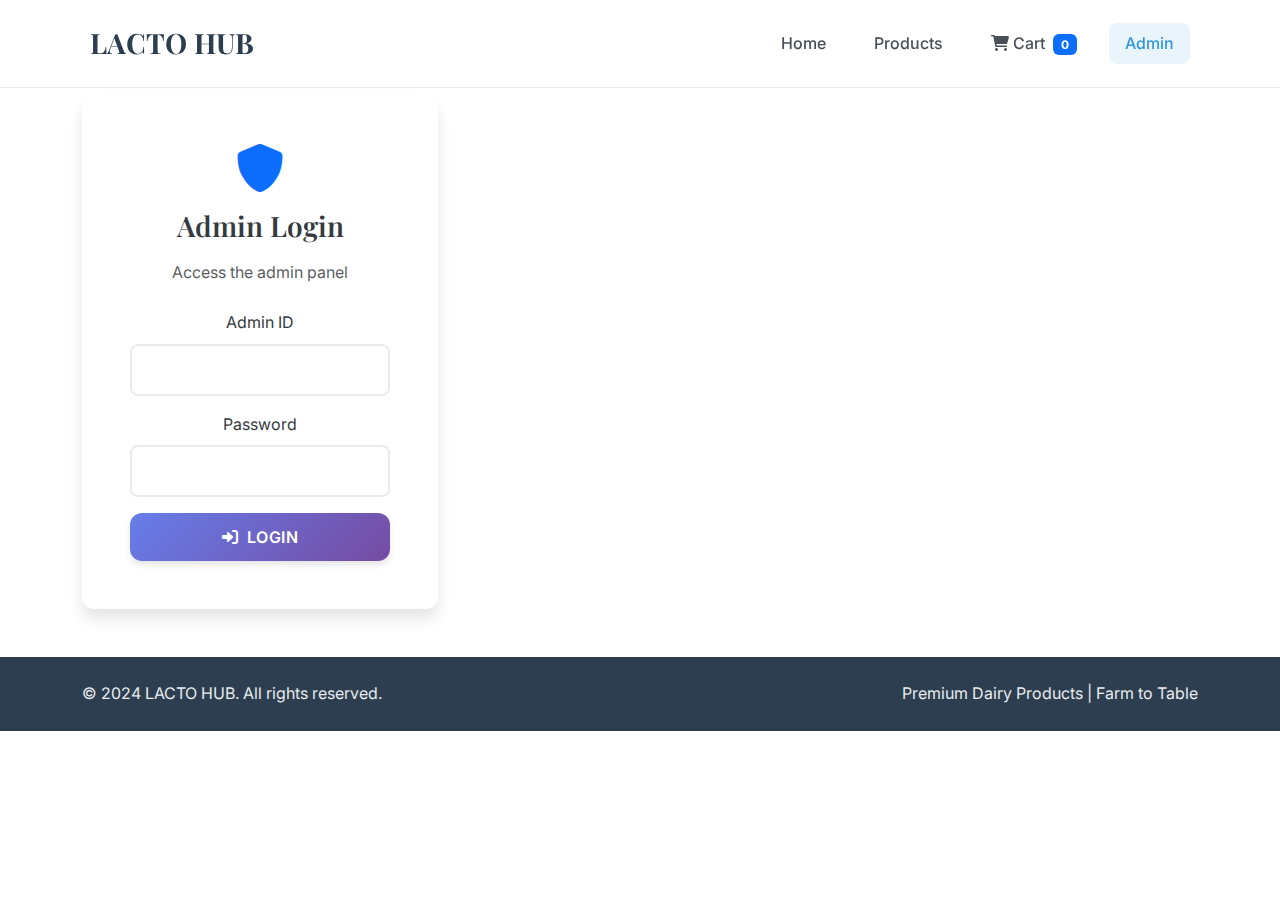
<file: admin.html>
<!DOCTYPE html>
<html lang="en">

<head>
    <meta charset="UTF-8">
    <meta name="viewport" content="width=device-width, initial-scale=1.0">
    <link rel="icon" href="https://public-frontend-cos.metadl.com/mgx/img/favicon.png" type="image/png">
    <title>Admin Panel - LACTO HUB</title>
    
    <!-- Bootstrap CSS -->
    <link href="https://cdn.jsdelivr.net/npm/bootstrap@5.3.0/dist/css/bootstrap.min.css" rel="stylesheet">
    <!-- Font Awesome -->
    <link rel="stylesheet" href="https://cdnjs.cloudflare.com/ajax/libs/font-awesome/6.0.0/css/all.min.css">
    <!-- Google Fonts -->
    <link href="https://fonts.googleapis.com/css2?family=Playfair+Display:wght@400;500;600;700&family=Inter:wght@300;400;500;600&display=swap" rel="stylesheet">
    
    <link rel="stylesheet" href="./style.css">
</head>

<body>
    <!-- Navigation -->
    <nav class="navbar navbar-expand-lg navbar-light fixed-top luxury-nav">
        <div class="container">
            <a class="navbar-brand luxury-brand" href="index.html">
                <i class="fas fa-cow me-2"></i>LACTO HUB
            </a>
            <button class="navbar-toggler" type="button" data-bs-toggle="collapse" data-bs-target="#navbarNav">
                <span class="navbar-toggler-icon"></span>
            </button>
            <div class="collapse navbar-collapse" id="navbarNav">
                <ul class="navbar-nav ms-auto">
                    <li class="nav-item">
                        <a class="nav-link" href="index.html">Home</a>
                    </li>
                    <li class="nav-item">
                        <a class="nav-link" href="products.html">Products</a>
                    </li>
                    <li class="nav-item">
                        <a class="nav-link" href="cart.html">
                            <i class="fas fa-shopping-cart"></i> Cart 
                            <span class="badge bg-primary ms-1" id="cartCount">0</span>
                        </a>
                    </li>
                    <li class="nav-item">
                        <a class="nav-link active" href="admin.html">Admin</a>
                    </li>
                </ul>
            </div>
        </div>
    </nav>

    <!-- Admin Section -->
    <section class="admin-section py-5 mt-5">
        <div class="container">
            <!-- Login Form -->
            <div id="loginForm" class="row justify-content-center">
                <div class="col-md-6 col-lg-4">
                    <div class="admin-login-card">
                        <div class="text-center mb-4">
                            <i class="fas fa-shield-alt fa-3x text-primary mb-3"></i>
                            <h3>Admin Login</h3>
                            <p class="text-muted">Access the admin panel</p>
                        </div>
                        
                        <form id="adminLoginForm">
                            <div class="mb-3">
                                <label for="adminId" class="form-label">Admin ID</label>
                                <input type="text" class="form-control" id="adminId" required>
                            </div>
                            <div class="mb-3">
                                <label for="adminPassword" class="form-label">Password</label>
                                <input type="password" class="form-control" id="adminPassword" required>
                            </div>
                            <button type="submit" class="btn btn-luxury w-100">
                                <i class="fas fa-sign-in-alt me-2"></i>Login
                            </button>
                        </form>
                        
                        <div id="loginError" class="alert alert-danger mt-3" style="display: none;">
                            Invalid credentials. Please try again.
                        </div>
                    </div>
                </div>
            </div>

            <!-- Admin Dashboard -->
            <div id="adminDashboard" style="display: none;">
                <div class="row">
                    <div class="col-12">
                        <div class="d-flex justify-content-between align-items-center mb-4">
                            <h1 class="section-title">Admin Dashboard</h1>
                            <button class="btn btn-outline-danger" id="logoutBtn">
                                <i class="fas fa-sign-out-alt me-2"></i>Logout
                            </button>
                        </div>
                    </div>
                </div>

                <!-- Dashboard Stats -->
                <div class="row g-4 mb-5">
                    <div class="col-md-3">
                        <div class="stat-card">
                            <div class="stat-icon">
                                <i class="fas fa-shopping-bag"></i>
                            </div>
                            <div class="stat-info">
                                <h3 id="totalOrders">0</h3>
                                <p>Total Orders</p>
                            </div>
                        </div>
                    </div>
                    <div class="col-md-3">
                        <div class="stat-card">
                            <div class="stat-icon">
                                <i class="fas fa-clock"></i>
                            </div>
                            <div class="stat-info">
                                <h3 id="pendingOrders">0</h3>
                                <p>Pending Orders</p>
                            </div>
                        </div>
                    </div>
                    <div class="col-md-3">
                        <div class="stat-card">
                            <div class="stat-icon">
                                <i class="fas fa-rupee-sign"></i>
                            </div>
                            <div class="stat-info">
                                <h3 id="totalRevenue">₹0</h3>
                                <p>Total Revenue</p>
                            </div>
                        </div>
                    </div>
                    <div class="col-md-3">
                        <div class="stat-card">
                            <div class="stat-icon">
                                <i class="fas fa-calendar-day"></i>
                            </div>
                            <div class="stat-info">
                                <h3 id="todayOrders">0</h3>
                                <p>Today's Orders</p>
                            </div>
                        </div>
                    </div>
                </div>

                <!-- Orders Table -->
                <div class="row">
                    <div class="col-12">
                        <div class="orders-table-card">
                            <div class="d-flex justify-content-between align-items-center mb-3">
                                <h4>Recent Orders</h4>
                                <div class="d-flex gap-2">
                                    <button class="btn btn-outline-primary btn-sm" id="refreshOrders">
                                        <i class="fas fa-refresh me-1"></i>Refresh
                                    </button>
                                    <button class="btn btn-outline-success btn-sm" id="exportOrders">
                                        <i class="fas fa-download me-1"></i>Export
                                    </button>
                                </div>
                            </div>
                            
                            <div class="table-responsive">
                                <table class="table table-hover">
                                    <thead>
                                        <tr>
                                            <th>Order ID</th>
                                            <th>Customer</th>
                                            <th>Phone</th>
                                            <th>Address</th>
                                            <th>Items</th>
                                            <th>Total</th>
                                            <th>Payment</th>
                                            <th>Delivery Time</th>
                                            <th>Status</th>
                                            <th>Date</th>
                                            <th>Actions</th>
                                        </tr>
                                    </thead>
                                    <tbody id="ordersTableBody">
                                        <!-- Orders will be loaded here -->
                                    </tbody>
                                </table>
                            </div>
                            
                            <div id="noOrders" class="text-center py-5" style="display: none;">
                                <i class="fas fa-inbox fa-3x text-muted mb-3"></i>
                                <h5>No orders found</h5>
                                <p class="text-muted">Orders will appear here when customers place them.</p>
                            </div>
                        </div>
                    </div>
                </div>
            </div>
        </div>
    </section>

    <!-- Order Details Modal -->
    <div class="modal fade" id="orderDetailsModal" tabindex="-1">
        <div class="modal-dialog modal-lg">
            <div class="modal-content">
                <div class="modal-header">
                    <h5 class="modal-title">Order Details</h5>
                    <button type="button" class="btn-close" data-bs-dismiss="modal"></button>
                </div>
                <div class="modal-body" id="orderDetailsBody">
                    <!-- Order details will be loaded here -->
                </div>
                <div class="modal-footer">
                    <button type="button" class="btn btn-secondary" data-bs-dismiss="modal">Close</button>
                    <button type="button" class="btn btn-success" id="markDeliveredBtn">Mark as Delivered</button>
                </div>
            </div>
        </div>
    </div>

    <!-- Footer -->
    <footer class="luxury-footer py-4">
        <div class="container">
            <div class="row align-items-center">
                <div class="col-md-6">
                    <p class="mb-0">&copy; 2024 LACTO HUB. All rights reserved.</p>
                </div>
                <div class="col-md-6 text-end">
                    <p class="mb-0">Premium Dairy Products | Farm to Table</p>
                </div>
            </div>
        </div>
    </div>

    <!-- Bootstrap JS -->
    <script src="https://cdn.jsdelivr.net/npm/bootstrap@5.3.0/dist/js/bootstrap.bundle.min.js"></script>
    <script src="./admin.js"></script>
    <script src="./script.js"></script>
</body>

</html>
</file>
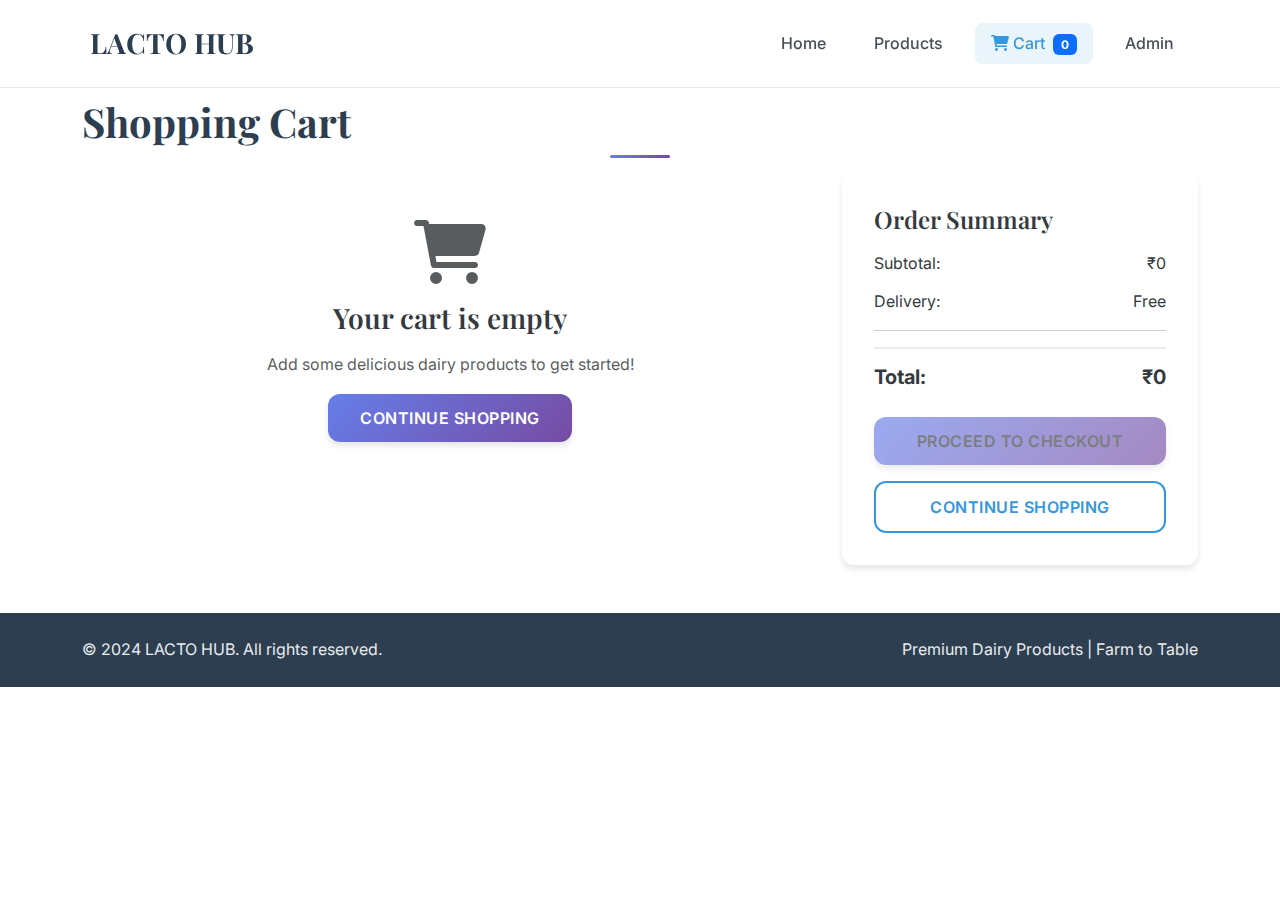
<file: cart.html>
<!DOCTYPE html>
<html lang="en">

<head>
    <meta charset="UTF-8">
    <meta name="viewport" content="width=device-width, initial-scale=1.0">
    <link rel="icon" href="https://public-frontend-cos.metadl.com/mgx/img/favicon.png" type="image/png">
    <title>Shopping Cart - LACTO HUB</title>
    
    <!-- Bootstrap CSS -->
    <link href="https://cdn.jsdelivr.net/npm/bootstrap@5.3.0/dist/css/bootstrap.min.css" rel="stylesheet">
    <!-- Font Awesome -->
    <link rel="stylesheet" href="https://cdnjs.cloudflare.com/ajax/libs/font-awesome/6.0.0/css/all.min.css">
    <!-- Google Fonts -->
    <link href="https://fonts.googleapis.com/css2?family=Playfair+Display:wght@400;500;600;700&family=Inter:wght@300;400;500;600&display=swap" rel="stylesheet">
    
    <link rel="stylesheet" href="./style.css">
</head>

<body>
    <!-- Navigation -->
    <nav class="navbar navbar-expand-lg navbar-light fixed-top luxury-nav">
        <div class="container">
            <a class="navbar-brand luxury-brand" href="index.html">
                <i class="fas fa-cow me-2"></i>LACTO HUB
            </a>
            <button class="navbar-toggler" type="button" data-bs-toggle="collapse" data-bs-target="#navbarNav">
                <span class="navbar-toggler-icon"></span>
            </button>
            <div class="collapse navbar-collapse" id="navbarNav">
                <ul class="navbar-nav ms-auto">
                    <li class="nav-item">
                        <a class="nav-link" href="index.html">Home</a>
                    </li>
                    <li class="nav-item">
                        <a class="nav-link" href="products.html">Products</a>
                    </li>
                    <li class="nav-item">
                        <a class="nav-link active" href="cart.html">
                            <i class="fas fa-shopping-cart"></i> Cart 
                            <span class="badge bg-primary ms-1" id="cartCount">0</span>
                        </a>
                    </li>
                    <li class="nav-item">
                        <a class="nav-link" href="admin.html">Admin</a>
                    </li>
                </ul>
            </div>
        </div>
    </nav>

    <!-- Cart Section -->
    <section class="cart-section py-5 mt-5">
        <div class="container">
            <div class="row">
                <div class="col-12">
                    <h1 class="section-title mb-4">Shopping Cart</h1>
                </div>
            </div>

            <div class="row">
                <div class="col-lg-8">
                    <!-- Cart Items -->
                    <div id="cartItems">
                        <!-- Cart items will be dynamically loaded here -->
                    </div>
                    
                    <!-- Empty Cart Message -->
                    <div id="emptyCart" class="text-center py-5" style="display: none;">
                        <i class="fas fa-shopping-cart fa-4x text-muted mb-3"></i>
                        <h3>Your cart is empty</h3>
                        <p class="text-muted">Add some delicious dairy products to get started!</p>
                        <a href="products.html" class="btn btn-luxury">Continue Shopping</a>
                    </div>
                </div>

                <div class="col-lg-4">
                    <!-- Cart Summary -->
                    <div class="cart-summary">
                        <h4>Order Summary</h4>
                        <div class="summary-row">
                            <span>Subtotal:</span>
                            <span id="subtotal">₹0</span>
                        </div>
                        <div class="summary-row">
                            <span>Delivery:</span>
                            <span>Free</span>
                        </div>
                        <hr>
                        <div class="summary-row total">
                            <span><strong>Total:</strong></span>
                            <span><strong id="total">₹0</strong></span>
                        </div>
                        
                        <div class="mt-4">
                            <a href="checkout.html" class="btn btn-luxury w-100 mb-3" id="checkoutBtn">
                                Proceed to Checkout
                            </a>
                            <a href="products.html" class="btn btn-outline-luxury w-100">
                                Continue Shopping
                            </a>
                        </div>
                    </div>
                </div>
            </div>
        </div>
    </section>

    <!-- Footer -->
    <footer class="luxury-footer py-4">
        <div class="container">
            <div class="row align-items-center">
                <div class="col-md-6">
                    <p class="mb-0">&copy; 2024 LACTO HUB. All rights reserved.</p>
                </div>
                <div class="col-md-6 text-end">
                    <p class="mb-0">Premium Dairy Products | Farm to Table</p>
                </div>
            </div>
        </div>
    </footer>

    <!-- Bootstrap JS -->
    <script src="https://cdn.jsdelivr.net/npm/bootstrap@5.3.0/dist/js/bootstrap.bundle.min.js"></script>
    <script src="./cart.js"></script>
    <script src="./script.js"></script>
</body>

</html>
</file>
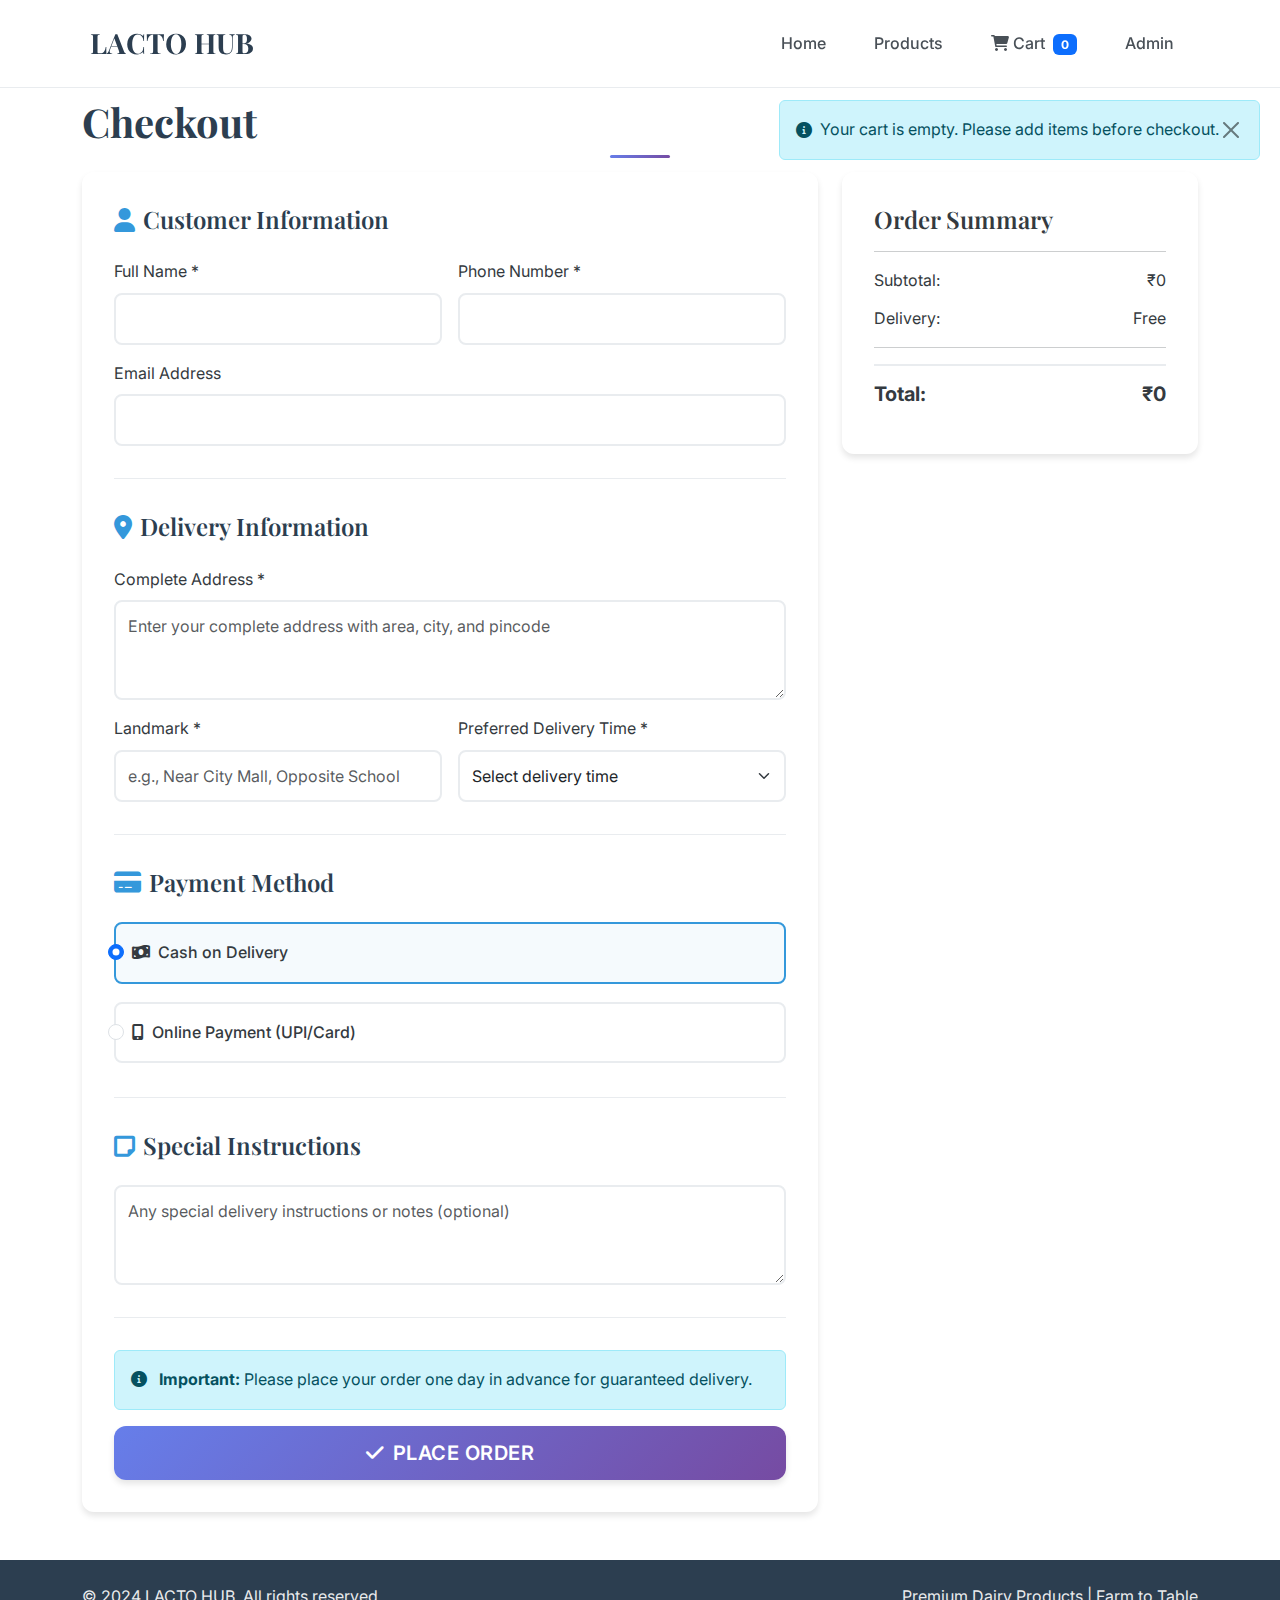
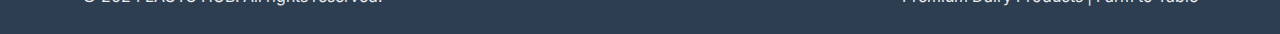
<file: checkout.html>
<!DOCTYPE html>
<html lang="en">

<head>
    <meta charset="UTF-8">
    <meta name="viewport" content="width=device-width, initial-scale=1.0">
    <link rel="icon" href="https://public-frontend-cos.metadl.com/mgx/img/favicon.png" type="image/png">
    <title>Checkout - LACTO HUB</title>
    
    <!-- Bootstrap CSS -->
    <link href="https://cdn.jsdelivr.net/npm/bootstrap@5.3.0/dist/css/bootstrap.min.css" rel="stylesheet">
    <!-- Font Awesome -->
    <link rel="stylesheet" href="https://cdnjs.cloudflare.com/ajax/libs/font-awesome/6.0.0/css/all.min.css">
    <!-- Google Fonts -->
    <link href="https://fonts.googleapis.com/css2?family=Playfair+Display:wght@400;500;600;700&family=Inter:wght@300;400;500;600&display=swap" rel="stylesheet">
    
    <link rel="stylesheet" href="./style.css">
</head>

<body>
    <!-- Navigation -->
    <nav class="navbar navbar-expand-lg navbar-light fixed-top luxury-nav">
        <div class="container">
            <a class="navbar-brand luxury-brand" href="index.html">
                <i class="fas fa-cow me-2"></i>LACTO HUB
            </a>
            <button class="navbar-toggler" type="button" data-bs-toggle="collapse" data-bs-target="#navbarNav">
                <span class="navbar-toggler-icon"></span>
            </button>
            <div class="collapse navbar-collapse" id="navbarNav">
                <ul class="navbar-nav ms-auto">
                    <li class="nav-item">
                        <a class="nav-link" href="index.html">Home</a>
                    </li>
                    <li class="nav-item">
                        <a class="nav-link" href="products.html">Products</a>
                    </li>
                    <li class="nav-item">
                        <a class="nav-link" href="cart.html">
                            <i class="fas fa-shopping-cart"></i> Cart 
                            <span class="badge bg-primary ms-1" id="cartCount">0</span>
                        </a>
                    </li>
                    <li class="nav-item">
                        <a class="nav-link" href="admin.html">Admin</a>
                    </li>
                </ul>
            </div>
        </div>
    </nav>

    <!-- Checkout Section -->
    <section class="checkout-section py-5 mt-5">
        <div class="container">
            <div class="row">
                <div class="col-12">
                    <h1 class="section-title mb-4">Checkout</h1>
                </div>
            </div>

            <div class="row">
                <div class="col-lg-8">
                    <!-- Order Form -->
                    <div class="checkout-form">
                        <form id="orderForm">
                            <div class="form-section">
                                <h4><i class="fas fa-user me-2"></i>Customer Information</h4>
                                <div class="row g-3">
                                    <div class="col-md-6">
                                        <label for="customerName" class="form-label">Full Name *</label>
                                        <input type="text" class="form-control" id="customerName" required>
                                    </div>
                                    <div class="col-md-6">
                                        <label for="customerPhone" class="form-label">Phone Number *</label>
                                        <input type="tel" class="form-control" id="customerPhone" required>
                                    </div>
                                    <div class="col-12">
                                        <label for="customerEmail" class="form-label">Email Address</label>
                                        <input type="email" class="form-control" id="customerEmail">
                                    </div>
                                </div>
                            </div>

                            <div class="form-section">
                                <h4><i class="fas fa-map-marker-alt me-2"></i>Delivery Information</h4>
                                <div class="row g-3">
                                    <div class="col-12">
                                        <label for="deliveryAddress" class="form-label">Complete Address *</label>
                                        <textarea class="form-control" id="deliveryAddress" rows="3" required 
                                                  placeholder="Enter your complete address with area, city, and pincode"></textarea>
                                    </div>
                                    <div class="col-md-6">
                                        <label for="landmark" class="form-label">Landmark *</label>
                                        <input type="text" class="form-control" id="landmark" required 
                                               placeholder="e.g., Near City Mall, Opposite School">
                                    </div>
                                    <div class="col-md-6">
                                        <label for="deliveryTime" class="form-label">Preferred Delivery Time *</label>
                                        <select class="form-select" id="deliveryTime" required>
                                            <option value="">Select delivery time</option>
                                            <option value="morning">Morning (7:00 AM - 9:00 AM)</option>
                                            <option value="evening">Evening (7:00 PM - 9:00 PM)</option>
                                        </select>
                                    </div>
                                </div>
                            </div>

                            <div class="form-section">
                                <h4><i class="fas fa-credit-card me-2"></i>Payment Method</h4>
                                <div class="payment-options">
                                    <div class="form-check">
                                        <input class="form-check-input" type="radio" name="paymentMethod" 
                                               id="cashOnDelivery" value="cod" checked>
                                        <label class="form-check-label" for="cashOnDelivery">
                                            <i class="fas fa-money-bill-wave me-2"></i>Cash on Delivery
                                        </label>
                                    </div>
                                    <div class="form-check">
                                        <input class="form-check-input" type="radio" name="paymentMethod" 
                                               id="onlinePayment" value="online">
                                        <label class="form-check-label" for="onlinePayment">
                                            <i class="fas fa-mobile-alt me-2"></i>Online Payment (UPI/Card)
                                        </label>
                                    </div>
                                </div>
                            </div>

                            <div class="form-section">
                                <h4><i class="fas fa-sticky-note me-2"></i>Special Instructions</h4>
                                <textarea class="form-control" id="specialInstructions" rows="3" 
                                          placeholder="Any special delivery instructions or notes (optional)"></textarea>
                            </div>

                            <div class="alert alert-info">
                                <i class="fas fa-info-circle me-2"></i>
                                <strong>Important:</strong> Please place your order one day in advance for guaranteed delivery.
                            </div>

                            <button type="submit" class="btn btn-luxury btn-lg w-100">
                                <i class="fas fa-check me-2"></i>Place Order
                            </button>
                        </form>
                    </div>
                </div>

                <div class="col-lg-4">
                    <!-- Order Summary -->
                    <div class="order-summary">
                        <h4>Order Summary</h4>
                        <div id="orderItems">
                            <!-- Order items will be loaded here -->
                        </div>
                        
                        <hr>
                        
                        <div class="summary-row">
                            <span>Subtotal:</span>
                            <span id="orderSubtotal">₹0</span>
                        </div>
                        <div class="summary-row">
                            <span>Delivery:</span>
                            <span>Free</span>
                        </div>
                        <hr>
                        <div class="summary-row total">
                            <span><strong>Total:</strong></span>
                            <span><strong id="orderTotal">₹0</strong></span>
                        </div>
                    </div>
                </div>
            </div>
        </div>
    </section>

    <!-- Order Success Modal -->
    <div class="modal fade" id="orderSuccessModal" tabindex="-1">
        <div class="modal-dialog modal-dialog-centered">
            <div class="modal-content">
                <div class="modal-body text-center p-5">
                    <i class="fas fa-check-circle fa-4x text-success mb-3"></i>
                    <h3>Order Placed Successfully!</h3>
                    <p>Thank you for your order. We'll deliver your fresh dairy products at your preferred time.</p>
                    <p><strong>Order ID:</strong> <span id="orderIdDisplay"></span></p>
                    <div class="mt-4">
                        <a href="index.html" class="btn btn-luxury me-2">Continue Shopping</a>
                        <button type="button" class="btn btn-outline-luxury" data-bs-dismiss="modal">Close</button>
                    </div>
                </div>
            </div>
        </div>
    </div>

    <!-- Footer -->
    <footer class="luxury-footer py-4">
        <div class="container">
            <div class="row align-items-center">
                <div class="col-md-6">
                    <p class="mb-0">&copy; 2024 LACTO HUB. All rights reserved.</p>
                </div>
                <div class="col-md-6 text-end">
                    <p class="mb-0">Premium Dairy Products | Farm to Table</p>
                </div>
            </div>
        </div>
    </footer>

    <!-- Bootstrap JS -->
    <script src="https://cdn.jsdelivr.net/npm/bootstrap@5.3.0/dist/js/bootstrap.bundle.min.js"></script>
    <script src="./cart.js"></script>
    <script src="./script.js"></script>
</body>

</html>
</file>
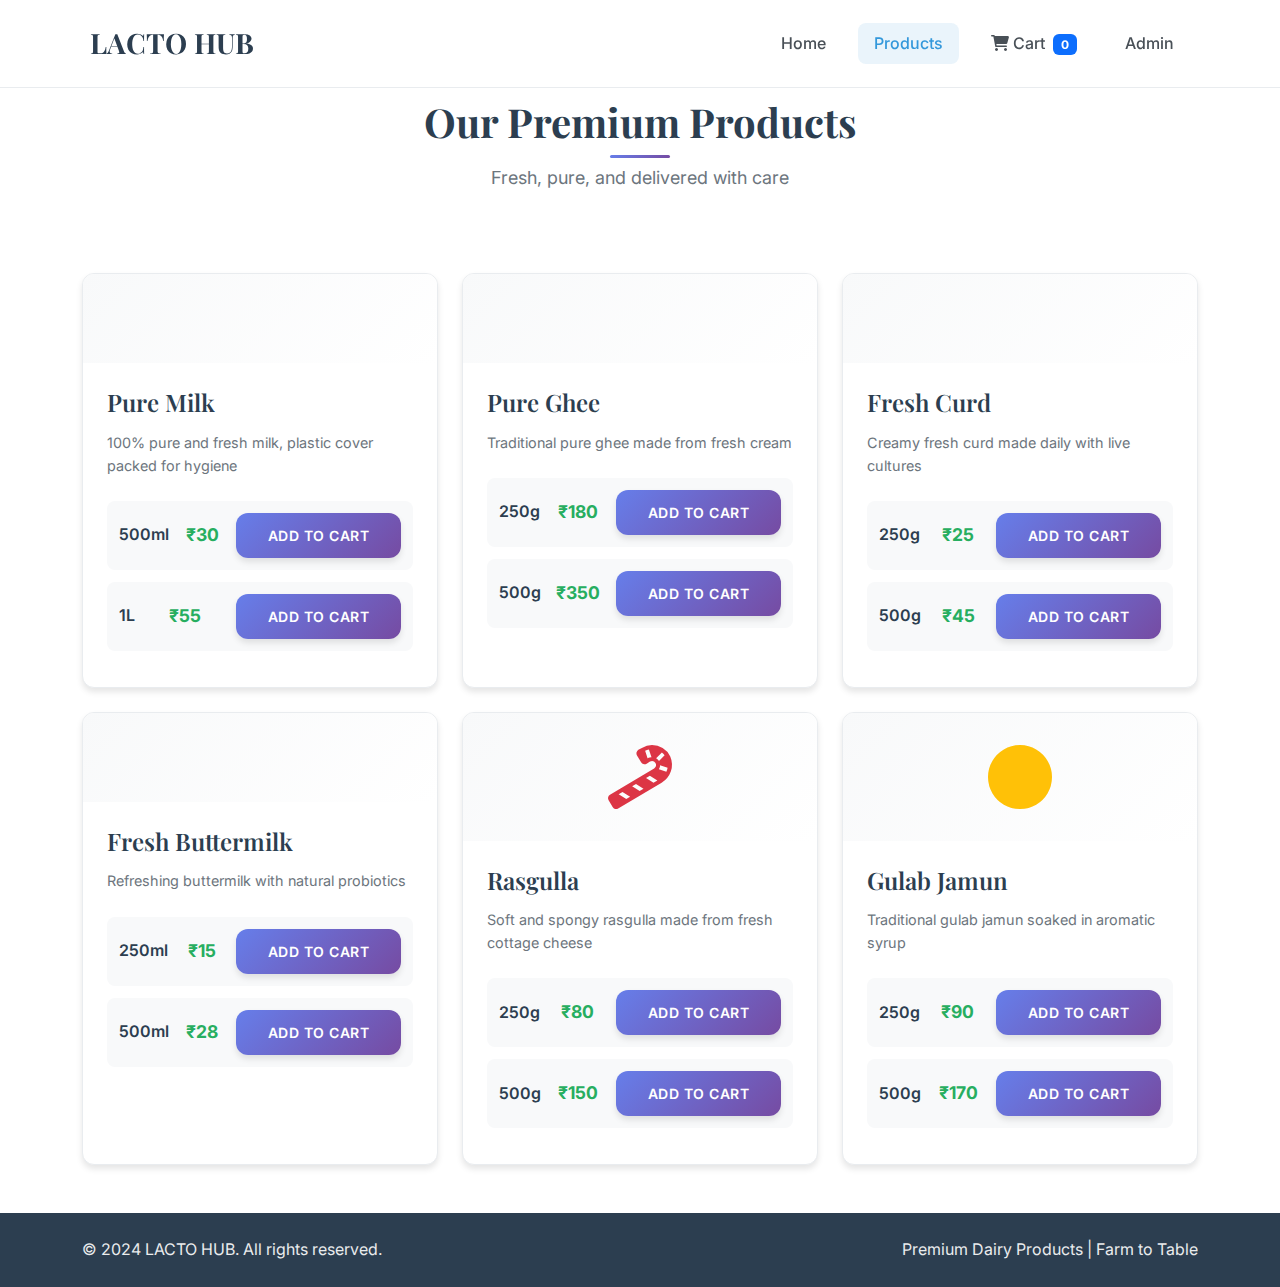
<file: products.html>
<!DOCTYPE html>
<html lang="en">

<head>
    <meta charset="UTF-8">
    <meta name="viewport" content="width=device-width, initial-scale=1.0">
    <link rel="icon" href="https://public-frontend-cos.metadl.com/mgx/img/favicon.png" type="image/png">
    <title>Products - LACTO HUB</title>
    
    <!-- Bootstrap CSS -->
    <link href="https://cdn.jsdelivr.net/npm/bootstrap@5.3.0/dist/css/bootstrap.min.css" rel="stylesheet">
    <!-- Font Awesome -->
    <link rel="stylesheet" href="https://cdnjs.cloudflare.com/ajax/libs/font-awesome/6.0.0/css/all.min.css">
    <!-- Google Fonts -->
    <link href="https://fonts.googleapis.com/css2?family=Playfair+Display:wght@400;500;600;700&family=Inter:wght@300;400;500;600&display=swap" rel="stylesheet">
    
    <link rel="stylesheet" href="./style.css">
</head>

<body>
    <!-- Navigation -->
    <nav class="navbar navbar-expand-lg navbar-light fixed-top luxury-nav">
        <div class="container">
            <a class="navbar-brand luxury-brand" href="index.html">
                <i class="fas fa-cow me-2"></i>LACTO HUB
            </a>
            <button class="navbar-toggler" type="button" data-bs-toggle="collapse" data-bs-target="#navbarNav">
                <span class="navbar-toggler-icon"></span>
            </button>
            <div class="collapse navbar-collapse" id="navbarNav">
                <ul class="navbar-nav ms-auto">
                    <li class="nav-item">
                        <a class="nav-link" href="index.html">Home</a>
                    </li>
                    <li class="nav-item">
                        <a class="nav-link active" href="products.html">Products</a>
                    </li>
                    <li class="nav-item">
                        <a class="nav-link" href="cart.html">
                            <i class="fas fa-shopping-cart"></i> Cart 
                            <span class="badge bg-primary ms-1" id="cartCount">0</span>
                        </a>
                    </li>
                    <li class="nav-item">
                        <a class="nav-link" href="admin.html">Admin</a>
                    </li>
                </ul>
            </div>
        </div>
    </nav>

    <!-- Products Section -->
    <section class="products-section py-5 mt-5">
        <div class="container">
            <div class="row text-center mb-5">
                <div class="col-12">
                    <h1 class="section-title">Our Premium Products</h1>
                    <p class="section-subtitle">Fresh, pure, and delivered with care</p>
                </div>
            </div>

            <!-- Product Categories -->
            <div class="row g-4" id="productsContainer">
                <!-- Milk Products -->
                <div class="col-lg-4 col-md-6">
                    <div class="product-card">
                        <div class="product-image">
                            <i class="fas fa-milk-bottle fa-4x text-primary"></i>
                        </div>
                        <div class="product-info">
                            <h4>Pure Milk</h4>
                            <p class="product-description">100% pure and fresh milk, plastic cover packed for hygiene</p>
                            <div class="product-variants">
                                <div class="variant">
                                    <span class="variant-size">500ml</span>
                                    <span class="variant-price">₹30</span>
                                    <button class="btn btn-luxury btn-sm add-to-cart" 
                                            data-id="milk-500" 
                                            data-name="Pure Milk 500ml" 
                                            data-price="30">
                                        Add to Cart
                                    </button>
                                </div>
                                <div class="variant">
                                    <span class="variant-size">1L</span>
                                    <span class="variant-price">₹55</span>
                                    <button class="btn btn-luxury btn-sm add-to-cart" 
                                            data-id="milk-1l" 
                                            data-name="Pure Milk 1L" 
                                            data-price="55">
                                        Add to Cart
                                    </button>
                                </div>
                            </div>
                        </div>
                    </div>
                </div>

                <!-- Pure Ghee -->
                <div class="col-lg-4 col-md-6">
                    <div class="product-card">
                        <div class="product-image">
                            <i class="fas fa-jar fa-4x text-warning"></i>
                        </div>
                        <div class="product-info">
                            <h4>Pure Ghee</h4>
                            <p class="product-description">Traditional pure ghee made from fresh cream</p>
                            <div class="product-variants">
                                <div class="variant">
                                    <span class="variant-size">250g</span>
                                    <span class="variant-price">₹180</span>
                                    <button class="btn btn-luxury btn-sm add-to-cart" 
                                            data-id="ghee-250" 
                                            data-name="Pure Ghee 250g" 
                                            data-price="180">
                                        Add to Cart
                                    </button>
                                </div>
                                <div class="variant">
                                    <span class="variant-size">500g</span>
                                    <span class="variant-price">₹350</span>
                                    <button class="btn btn-luxury btn-sm add-to-cart" 
                                            data-id="ghee-500" 
                                            data-name="Pure Ghee 500g" 
                                            data-price="350">
                                        Add to Cart
                                    </button>
                                </div>
                            </div>
                        </div>
                    </div>
                </div>

                <!-- Fresh Curd -->
                <div class="col-lg-4 col-md-6">
                    <div class="product-card">
                        <div class="product-image">
                            <i class="fas fa-bowl-food fa-4x text-success"></i>
                        </div>
                        <div class="product-info">
                            <h4>Fresh Curd</h4>
                            <p class="product-description">Creamy fresh curd made daily with live cultures</p>
                            <div class="product-variants">
                                <div class="variant">
                                    <span class="variant-size">250g</span>
                                    <span class="variant-price">₹25</span>
                                    <button class="btn btn-luxury btn-sm add-to-cart" 
                                            data-id="curd-250" 
                                            data-name="Fresh Curd 250g" 
                                            data-price="25">
                                        Add to Cart
                                    </button>
                                </div>
                                <div class="variant">
                                    <span class="variant-size">500g</span>
                                    <span class="variant-price">₹45</span>
                                    <button class="btn btn-luxury btn-sm add-to-cart" 
                                            data-id="curd-500" 
                                            data-name="Fresh Curd 500g" 
                                            data-price="45">
                                        Add to Cart
                                    </button>
                                </div>
                            </div>
                        </div>
                    </div>
                </div>

                <!-- Buttermilk -->
                <div class="col-lg-4 col-md-6">
                    <div class="product-card">
                        <div class="product-image">
                            <i class="fas fa-glass-water fa-4x text-info"></i>
                        </div>
                        <div class="product-info">
                            <h4>Fresh Buttermilk</h4>
                            <p class="product-description">Refreshing buttermilk with natural probiotics</p>
                            <div class="product-variants">
                                <div class="variant">
                                    <span class="variant-size">250ml</span>
                                    <span class="variant-price">₹15</span>
                                    <button class="btn btn-luxury btn-sm add-to-cart" 
                                            data-id="buttermilk-250" 
                                            data-name="Fresh Buttermilk 250ml" 
                                            data-price="15">
                                        Add to Cart
                                    </button>
                                </div>
                                <div class="variant">
                                    <span class="variant-size">500ml</span>
                                    <span class="variant-price">₹28</span>
                                    <button class="btn btn-luxury btn-sm add-to-cart" 
                                            data-id="buttermilk-500" 
                                            data-name="Fresh Buttermilk 500ml" 
                                            data-price="28">
                                        Add to Cart
                                    </button>
                                </div>
                            </div>
                        </div>
                    </div>
                </div>

                <!-- Milk Sweets -->
                <div class="col-lg-4 col-md-6">
                    <div class="product-card">
                        <div class="product-image">
                            <i class="fas fa-candy-cane fa-4x text-danger"></i>
                        </div>
                        <div class="product-info">
                            <h4>Rasgulla</h4>
                            <p class="product-description">Soft and spongy rasgulla made from fresh cottage cheese</p>
                            <div class="product-variants">
                                <div class="variant">
                                    <span class="variant-size">250g</span>
                                    <span class="variant-price">₹80</span>
                                    <button class="btn btn-luxury btn-sm add-to-cart" 
                                            data-id="rasgulla-250" 
                                            data-name="Rasgulla 250g" 
                                            data-price="80">
                                        Add to Cart
                                    </button>
                                </div>
                                <div class="variant">
                                    <span class="variant-size">500g</span>
                                    <span class="variant-price">₹150</span>
                                    <button class="btn btn-luxury btn-sm add-to-cart" 
                                            data-id="rasgulla-500" 
                                            data-name="Rasgulla 500g" 
                                            data-price="150">
                                        Add to Cart
                                    </button>
                                </div>
                            </div>
                        </div>
                    </div>
                </div>

                <!-- Gulab Jamun -->
                <div class="col-lg-4 col-md-6">
                    <div class="product-card">
                        <div class="product-image">
                            <i class="fas fa-circle fa-4x text-warning"></i>
                        </div>
                        <div class="product-info">
                            <h4>Gulab Jamun</h4>
                            <p class="product-description">Traditional gulab jamun soaked in aromatic syrup</p>
                            <div class="product-variants">
                                <div class="variant">
                                    <span class="variant-size">250g</span>
                                    <span class="variant-price">₹90</span>
                                    <button class="btn btn-luxury btn-sm add-to-cart" 
                                            data-id="gulabjamun-250" 
                                            data-name="Gulab Jamun 250g" 
                                            data-price="90">
                                        Add to Cart
                                    </button>
                                </div>
                                <div class="variant">
                                    <span class="variant-size">500g</span>
                                    <span class="variant-price">₹170</span>
                                    <button class="btn btn-luxury btn-sm add-to-cart" 
                                            data-id="gulabjamun-500" 
                                            data-name="Gulab Jamun 500g" 
                                            data-price="170">
                                        Add to Cart
                                    </button>
                                </div>
                            </div>
                        </div>
                    </div>
                </div>
            </div>
        </div>
    </section>

    <!-- Footer -->
    <footer class="luxury-footer py-4">
        <div class="container">
            <div class="row align-items-center">
                <div class="col-md-6">
                    <p class="mb-0">&copy; 2024 LACTO HUB. All rights reserved.</p>
                </div>
                <div class="col-md-6 text-end">
                    <p class="mb-0">Premium Dairy Products | Farm to Table</p>
                </div>
            </div>
        </div>
    </footer>

    <!-- Bootstrap JS -->
    <script src="https://cdn.jsdelivr.net/npm/bootstrap@5.3.0/dist/js/bootstrap.bundle.min.js"></script>
    <script src="./cart.js"></script>
    <script src="./script.js"></script>
</body>

</html>
</file>
<file: style.css>
/* LACTO HUB - Premium Dairy Website Styles */

/* CSS Variables for Luxury Theme */
:root {
    --primary-color: #2c3e50;
    --secondary-color: #3498db;
    --accent-color: #e74c3c;
    --gold-color: #f39c12;
    --success-color: #27ae60;
    --warning-color: #f1c40f;
    --danger-color: #e74c3c;
    --light-color: #ecf0f1;
    --dark-color: #2c3e50;
    --white-color: #ffffff;
    --gray-100: #f8f9fa;
    --gray-200: #e9ecef;
    --gray-300: #dee2e6;
    --gray-400: #ced4da;
    --gray-500: #adb5bd;
    --gray-600: #6c757d;
    --gray-700: #495057;
    --gray-800: #343a40;
    --gray-900: #212529;
    
    /* Luxury Gradients */
    --luxury-gradient: linear-gradient(135deg, #667eea 0%, #764ba2 100%);
    --gold-gradient: linear-gradient(135deg, #f093fb 0%, #f5576c 100%);
    --premium-gradient: linear-gradient(135deg, #4facfe 0%, #00f2fe 100%);
    
    /* Typography */
    --font-primary: 'Playfair Display', serif;
    --font-secondary: 'Inter', sans-serif;
    
    /* Shadows */
    --shadow-sm: 0 2px 4px rgba(0,0,0,0.1);
    --shadow-md: 0 4px 6px rgba(0,0,0,0.1);
    --shadow-lg: 0 10px 15px rgba(0,0,0,0.1);
    --shadow-xl: 0 20px 25px rgba(0,0,0,0.1);
    
    /* Border Radius */
    --border-radius-sm: 0.375rem;
    --border-radius-md: 0.5rem;
    --border-radius-lg: 0.75rem;
    --border-radius-xl: 1rem;
}

/* Base Styles */
* {
    margin: 0;
    padding: 0;
    box-sizing: border-box;
}

body {
    font-family: var(--font-secondary);
    line-height: 1.6;
    color: var(--gray-800);
    background-color: var(--white-color);
    overflow-x: hidden;
}

/* Typography */
h1, h2, h3, h4, h5, h6 {
    font-family: var(--font-primary);
    font-weight: 600;
    line-height: 1.3;
    margin-bottom: 1rem;
}

.section-title {
    font-size: 2.5rem;
    font-weight: 700;
    color: var(--primary-color);
    margin-bottom: 1rem;
    position: relative;
}

.section-title::after {
    content: '';
    position: absolute;
    bottom: -10px;
    left: 50%;
    transform: translateX(-50%);
    width: 60px;
    height: 3px;
    background: var(--luxury-gradient);
    border-radius: 2px;
}

.section-subtitle {
    font-size: 1.125rem;
    color: var(--gray-600);
    margin-bottom: 2rem;
}

/* Navigation */
.luxury-nav {
    background: rgba(255, 255, 255, 0.95);
    backdrop-filter: blur(10px);
    border-bottom: 1px solid var(--gray-200);
    transition: all 0.3s ease;
    padding: 1rem 0;
}

.luxury-brand {
    font-family: var(--font-primary);
    font-size: 1.75rem;
    font-weight: 700;
    color: var(--primary-color) !important;
    text-decoration: none;
    transition: all 0.3s ease;
}

.luxury-brand:hover {
    color: var(--secondary-color) !important;
    transform: scale(1.05);
}

.navbar-nav .nav-link {
    font-weight: 500;
    color: var(--gray-700) !important;
    margin: 0 0.5rem;
    padding: 0.5rem 1rem !important;
    border-radius: var(--border-radius-md);
    transition: all 0.3s ease;
    position: relative;
}

.navbar-nav .nav-link:hover,
.navbar-nav .nav-link.active {
    color: var(--secondary-color) !important;
    background-color: rgba(52, 152, 219, 0.1);
}

/* Buttons */
.btn-luxury {
    background: var(--luxury-gradient);
    border: none;
    color: var(--white-color);
    font-weight: 600;
    padding: 0.75rem 2rem;
    border-radius: var(--border-radius-lg);
    transition: all 0.3s ease;
    text-transform: uppercase;
    letter-spacing: 0.5px;
    box-shadow: var(--shadow-md);
}

.btn-luxury:hover {
    transform: translateY(-2px);
    box-shadow: var(--shadow-lg);
    color: var(--white-color);
}

.btn-outline-luxury {
    border: 2px solid var(--secondary-color);
    color: var(--secondary-color);
    background: transparent;
    font-weight: 600;
    padding: 0.75rem 2rem;
    border-radius: var(--border-radius-lg);
    transition: all 0.3s ease;
    text-transform: uppercase;
    letter-spacing: 0.5px;
}

.btn-outline-luxury:hover {
    background: var(--secondary-color);
    color: var(--white-color);
    transform: translateY(-2px);
    box-shadow: var(--shadow-md);
}

/* Hero Section */
.hero-section {
    background: linear-gradient(135deg, rgba(52, 152, 219, 0.1) 0%, rgba(155, 89, 182, 0.1) 100%);
    position: relative;
    overflow: hidden;
}

.hero-section::before {
    content: '';
    position: absolute;
    top: 0;
    left: 0;
    right: 0;
    bottom: 0;
    background: url('data:image/svg+xml,<svg xmlns="http://www.w3.org/2000/svg" viewBox="0 0 100 100"><defs><pattern id="grain" width="100" height="100" patternUnits="userSpaceOnUse"><circle cx="25" cy="25" r="1" fill="%23000" opacity="0.02"/><circle cx="75" cy="75" r="1" fill="%23000" opacity="0.02"/></pattern></defs><rect width="100" height="100" fill="url(%23grain)"/></svg>');
    pointer-events: none;
}

.hero-content {
    position: relative;
    z-index: 2;
    padding: 2rem 0;
}

.hero-title {
    font-size: 3.5rem;
    font-weight: 700;
    color: var(--primary-color);
    margin-bottom: 1.5rem;
    animation: fadeInUp 1s ease-out;
}

.hero-subtitle {
    font-size: 1.25rem;
    color: var(--gray-600);
    margin-bottom: 2rem;
    animation: fadeInUp 1s ease-out 0.2s both;
}

.hero-buttons {
    animation: fadeInUp 1s ease-out 0.4s both;
}

.hero-image {
    position: relative;
    text-align: center;
    animation: fadeInRight 1s ease-out 0.6s both;
}

.floating-card {
    background: var(--white-color);
    padding: 2rem;
    border-radius: var(--border-radius-xl);
    box-shadow: var(--shadow-xl);
    display: inline-block;
    animation: float 3s ease-in-out infinite;
}

/* Highlights Section */
.highlights-section {
    padding: 5rem 0;
    background: var(--white-color);
}

.highlight-card {
    text-align: center;
    padding: 2rem;
    border-radius: var(--border-radius-lg);
    background: var(--white-color);
    box-shadow: var(--shadow-md);
    transition: all 0.3s ease;
    height: 100%;
    border: 1px solid var(--gray-200);
}

.highlight-card:hover {
    transform: translateY(-10px);
    box-shadow: var(--shadow-xl);
    border-color: var(--secondary-color);
}

.highlight-icon {
    width: 80px;
    height: 80px;
    margin: 0 auto 1.5rem;
    background: var(--premium-gradient);
    border-radius: 50%;
    display: flex;
    align-items: center;
    justify-content: center;
    font-size: 2rem;
    color: var(--white-color);
}

.highlight-card h4 {
    color: var(--primary-color);
    margin-bottom: 1rem;
}

.highlight-card p {
    color: var(--gray-600);
    line-height: 1.6;
}

/* Delivery Section */
.delivery-section {
    padding: 5rem 0;
}

.delivery-times {
    margin: 2rem 0;
}

.delivery-time-card {
    display: flex;
    align-items: center;
    background: var(--white-color);
    padding: 1.5rem;
    border-radius: var(--border-radius-lg);
    box-shadow: var(--shadow-md);
    margin-bottom: 1rem;
    transition: all 0.3s ease;
}

.delivery-time-card:hover {
    transform: translateX(10px);
    box-shadow: var(--shadow-lg);
}

.delivery-time-card i {
    font-size: 2rem;
    margin-right: 1rem;
}

.delivery-time-card h5 {
    margin-bottom: 0.25rem;
    color: var(--primary-color);
}

.delivery-time-card p {
    margin: 0;
    color: var(--gray-600);
    font-weight: 600;
}

.delivery-illustration {
    text-align: center;
    animation: bounce 2s infinite;
}

/* Contact Section */
.contact-section {
    padding: 5rem 0;
    background: var(--gray-100);
}

.contact-card {
    text-align: center;
    padding: 2rem;
    background: var(--white-color);
    border-radius: var(--border-radius-lg);
    box-shadow: var(--shadow-md);
    transition: all 0.3s ease;
    height: 100%;
}

.contact-card:hover {
    transform: translateY(-5px);
    box-shadow: var(--shadow-lg);
}

.contact-card i {
    font-size: 2.5rem;
    color: var(--secondary-color);
    margin-bottom: 1rem;
}

.contact-card h5 {
    color: var(--primary-color);
    margin-bottom: 0.5rem;
}

.contact-card p {
    color: var(--gray-600);
    margin: 0;
}

/* Products Page */
.products-section {
    padding: 2rem 0 5rem;
}

.product-card {
    background: var(--white-color);
    border-radius: var(--border-radius-lg);
    box-shadow: var(--shadow-md);
    overflow: hidden;
    transition: all 0.3s ease;
    height: 100%;
    border: 1px solid var(--gray-200);
}

.product-card:hover {
    transform: translateY(-10px);
    box-shadow: var(--shadow-xl);
    border-color: var(--secondary-color);
}

.product-image {
    padding: 2rem;
    text-align: center;
    background: linear-gradient(135deg, var(--gray-100) 0%, var(--white-color) 100%);
}

.product-info {
    padding: 1.5rem;
}

.product-info h4 {
    color: var(--primary-color);
    margin-bottom: 0.75rem;
}

.product-description {
    color: var(--gray-600);
    margin-bottom: 1.5rem;
    font-size: 0.9rem;
}

.product-variants {
    space-y: 0.75rem;
}

.variant {
    display: flex;
    justify-content: space-between;
    align-items: center;
    padding: 0.75rem;
    background: var(--gray-100);
    border-radius: var(--border-radius-md);
    margin-bottom: 0.75rem;
}

.variant-size {
    font-weight: 600;
    color: var(--primary-color);
}

.variant-price {
    font-weight: 700;
    color: var(--success-color);
    font-size: 1.1rem;
}

/* Cart Styles */
.cart-section {
    padding: 2rem 0 5rem;
}

.cart-item {
    background: var(--white-color);
    border-radius: var(--border-radius-lg);
    box-shadow: var(--shadow-md);
    padding: 1.5rem;
    margin-bottom: 1rem;
    border: 1px solid var(--gray-200);
}

.cart-item-info h5 {
    color: var(--primary-color);
    margin-bottom: 0.5rem;
}

.cart-item-price {
    font-weight: 700;
    color: var(--success-color);
    font-size: 1.1rem;
}

.quantity-controls {
    display: flex;
    align-items: center;
    gap: 0.5rem;
}

.quantity-btn {
    width: 35px;
    height: 35px;
    border: 1px solid var(--gray-300);
    background: var(--white-color);
    border-radius: 50%;
    display: flex;
    align-items: center;
    justify-content: center;
    cursor: pointer;
    transition: all 0.3s ease;
}

.quantity-btn:hover {
    background: var(--secondary-color);
    color: var(--white-color);
    border-color: var(--secondary-color);
}

.quantity-display {
    font-weight: 600;
    min-width: 40px;
    text-align: center;
}

.cart-summary {
    background: var(--white-color);
    border-radius: var(--border-radius-lg);
    box-shadow: var(--shadow-md);
    padding: 2rem;
    position: sticky;
    top: 100px;
}

.summary-row {
    display: flex;
    justify-content: space-between;
    margin-bottom: 0.75rem;
}

.summary-row.total {
    font-size: 1.25rem;
    padding-top: 0.75rem;
    border-top: 2px solid var(--gray-200);
}

/* Checkout Styles */
.checkout-section {
    padding: 2rem 0 5rem;
}

.checkout-form,
.order-summary {
    background: var(--white-color);
    border-radius: var(--border-radius-lg);
    box-shadow: var(--shadow-md);
    padding: 2rem;
}

.form-section {
    margin-bottom: 2rem;
    padding-bottom: 2rem;
    border-bottom: 1px solid var(--gray-200);
}

.form-section:last-child {
    border-bottom: none;
    margin-bottom: 0;
}

.form-section h4 {
    color: var(--primary-color);
    margin-bottom: 1.5rem;
    display: flex;
    align-items: center;
}

.form-section h4 i {
    margin-right: 0.5rem;
    color: var(--secondary-color);
}

.form-control,
.form-select {
    border: 2px solid var(--gray-200);
    border-radius: var(--border-radius-md);
    padding: 0.75rem;
    transition: all 0.3s ease;
}

.form-control:focus,
.form-select:focus {
    border-color: var(--secondary-color);
    box-shadow: 0 0 0 0.2rem rgba(52, 152, 219, 0.25);
}

.payment-options {
    display: flex;
    flex-direction: column;
    gap: 1rem;
}

.form-check {
    padding: 1rem;
    border: 2px solid var(--gray-200);
    border-radius: var(--border-radius-md);
    transition: all 0.3s ease;
}

.form-check:has(.form-check-input:checked) {
    border-color: var(--secondary-color);
    background-color: rgba(52, 152, 219, 0.05);
}

.form-check-label {
    font-weight: 500;
    cursor: pointer;
}

/* Admin Styles */
.admin-section {
    padding: 2rem 0 5rem;
}

.admin-login-card {
    background: var(--white-color);
    border-radius: var(--border-radius-lg);
    box-shadow: var(--shadow-lg);
    padding: 3rem;
    text-align: center;
}

.stat-card {
    background: var(--white-color);
    border-radius: var(--border-radius-lg);
    box-shadow: var(--shadow-md);
    padding: 2rem;
    display: flex;
    align-items: center;
    transition: all 0.3s ease;
    border: 1px solid var(--gray-200);
}

.stat-card:hover {
    transform: translateY(-5px);
    box-shadow: var(--shadow-lg);
}

.stat-icon {
    width: 60px;
    height: 60px;
    background: var(--luxury-gradient);
    border-radius: 50%;
    display: flex;
    align-items: center;
    justify-content: center;
    margin-right: 1.5rem;
}

.stat-icon i {
    font-size: 1.5rem;
    color: var(--white-color);
}

.stat-info h3 {
    margin: 0;
    color: var(--primary-color);
    font-size: 2rem;
    font-weight: 700;
}

.stat-info p {
    margin: 0;
    color: var(--gray-600);
    font-size: 0.9rem;
}

.orders-table-card {
    background: var(--white-color);
    border-radius: var(--border-radius-lg);
    box-shadow: var(--shadow-md);
    padding: 2rem;
}

.table {
    margin-bottom: 0;
}

.table th {
    background-color: var(--gray-100);
    border: none;
    font-weight: 600;
    color: var(--primary-color);
    padding: 1rem 0.75rem;
}

.table td {
    border: none;
    padding: 1rem 0.75rem;
    vertical-align: middle;
}

.table tbody tr {
    border-bottom: 1px solid var(--gray-200);
    transition: all 0.3s ease;
}

.table tbody tr:hover {
    background-color: var(--gray-100);
}

.status-badge {
    padding: 0.25rem 0.75rem;
    border-radius: var(--border-radius-sm);
    font-size: 0.75rem;
    font-weight: 600;
    text-transform: uppercase;
}

.status-pending {
    background-color: var(--warning-color);
    color: var(--white-color);
}

.status-delivered {
    background-color: var(--success-color);
    color: var(--white-color);
}

.status-cancelled {
    background-color: var(--danger-color);
    color: var(--white-color);
}

/* Footer */
.luxury-footer {
    background: var(--primary-color);
    color: var(--white-color);
    margin-top: auto;
}

.luxury-footer p {
    margin: 0;
    opacity: 0.9;
}

/* Animations */
@keyframes fadeInUp {
    from {
        opacity: 0;
        transform: translateY(30px);
    }
    to {
        opacity: 1;
        transform: translateY(0);
    }
}

@keyframes fadeInRight {
    from {
        opacity: 0;
        transform: translateX(30px);
    }
    to {
        opacity: 1;
        transform: translateX(0);
    }
}

@keyframes float {
    0%, 100% {
        transform: translateY(0px);
    }
    50% {
        transform: translateY(-20px);
    }
}

@keyframes bounce {
    0%, 20%, 50%, 80%, 100% {
        transform: translateY(0);
    }
    40% {
        transform: translateY(-10px);
    }
    60% {
        transform: translateY(-5px);
    }
}

/* Responsive Design */
@media (max-width: 768px) {
    .hero-title {
        font-size: 2.5rem;
    }
    
    .section-title {
        font-size: 2rem;
    }
    
    .hero-buttons {
        text-align: center;
    }
    
    .hero-buttons .btn {
        display: block;
        width: 100%;
        margin-bottom: 1rem;
    }
    
    .delivery-time-card {
        text-align: center;
        flex-direction: column;
    }
    
    .delivery-time-card i {
        margin-right: 0;
        margin-bottom: 0.5rem;
    }
    
    .variant {
        flex-direction: column;
        text-align: center;
        gap: 0.5rem;
    }
    
    .cart-item {
        text-align: center;
    }
    
    .table-responsive {
        font-size: 0.875rem;
    }
}

@media (max-width: 576px) {
    .hero-title {
        font-size: 2rem;
    }
    
    .section-title {
        font-size: 1.75rem;
    }
    
    .highlight-card,
    .contact-card,
    .product-card {
        margin-bottom: 2rem;
    }
    
    .cart-summary {
        position: static;
        margin-top: 2rem;
    }
}

/* Utility Classes */
.text-luxury {
    background: var(--luxury-gradient);
    -webkit-background-clip: text;
    -webkit-text-fill-color: transparent;
    background-clip: text;
}

.bg-luxury {
    background: var(--luxury-gradient);
}

.border-luxury {
    border-color: var(--secondary-color) !important;
}

.shadow-luxury {
    box-shadow: var(--shadow-xl);
}

/* Loading States */
.loading {
    opacity: 0.6;
    pointer-events: none;
}

.spinner {
    display: inline-block;
    width: 20px;
    height: 20px;
    border: 3px solid rgba(255,255,255,.3);
    border-radius: 50%;
    border-top-color: #fff;
    animation: spin 1s ease-in-out infinite;
}

@keyframes spin {
    to { transform: rotate(360deg); }
}

/* Custom Scrollbar */
::-webkit-scrollbar {
    width: 8px;
}

::-webkit-scrollbar-track {
    background: var(--gray-100);
}

::-webkit-scrollbar-thumb {
    background: var(--gray-400);
    border-radius: 4px;
}

::-webkit-scrollbar-thumb:hover {
    background: var(--gray-500);
}
</file>
